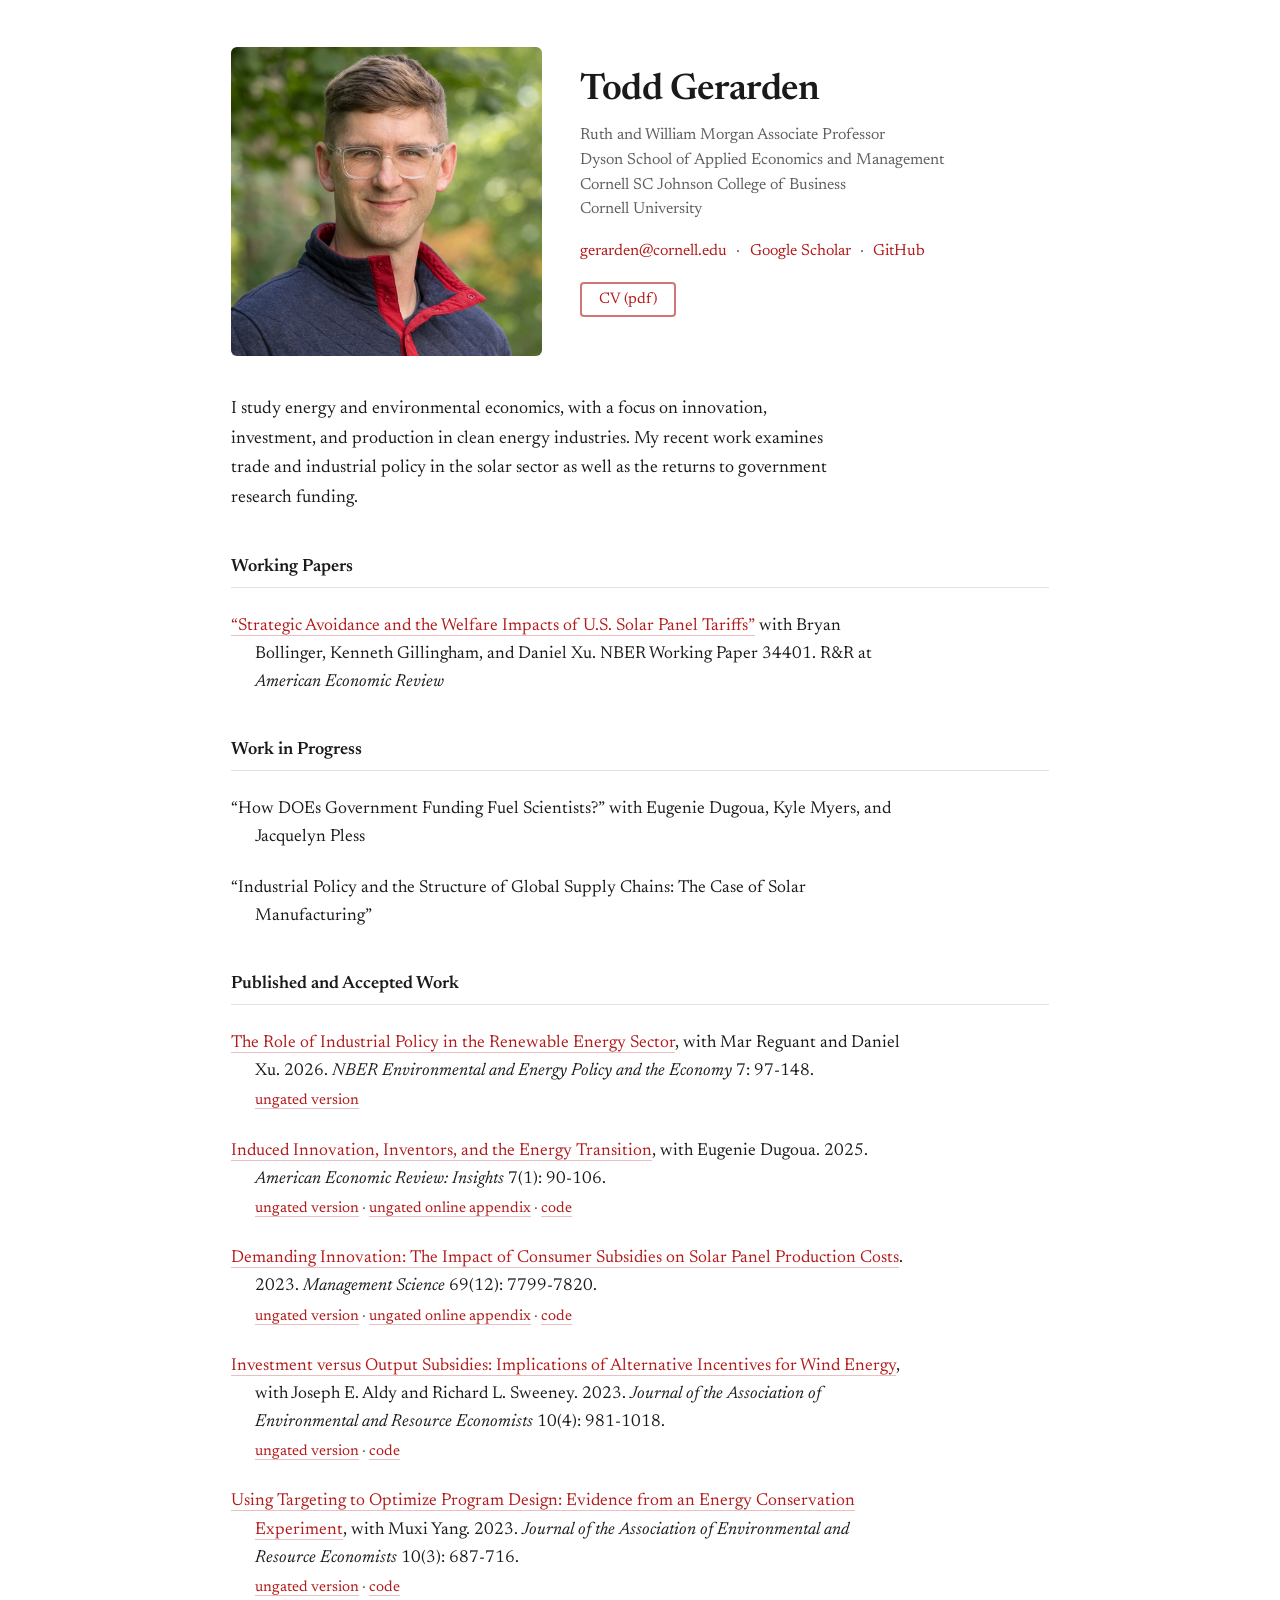
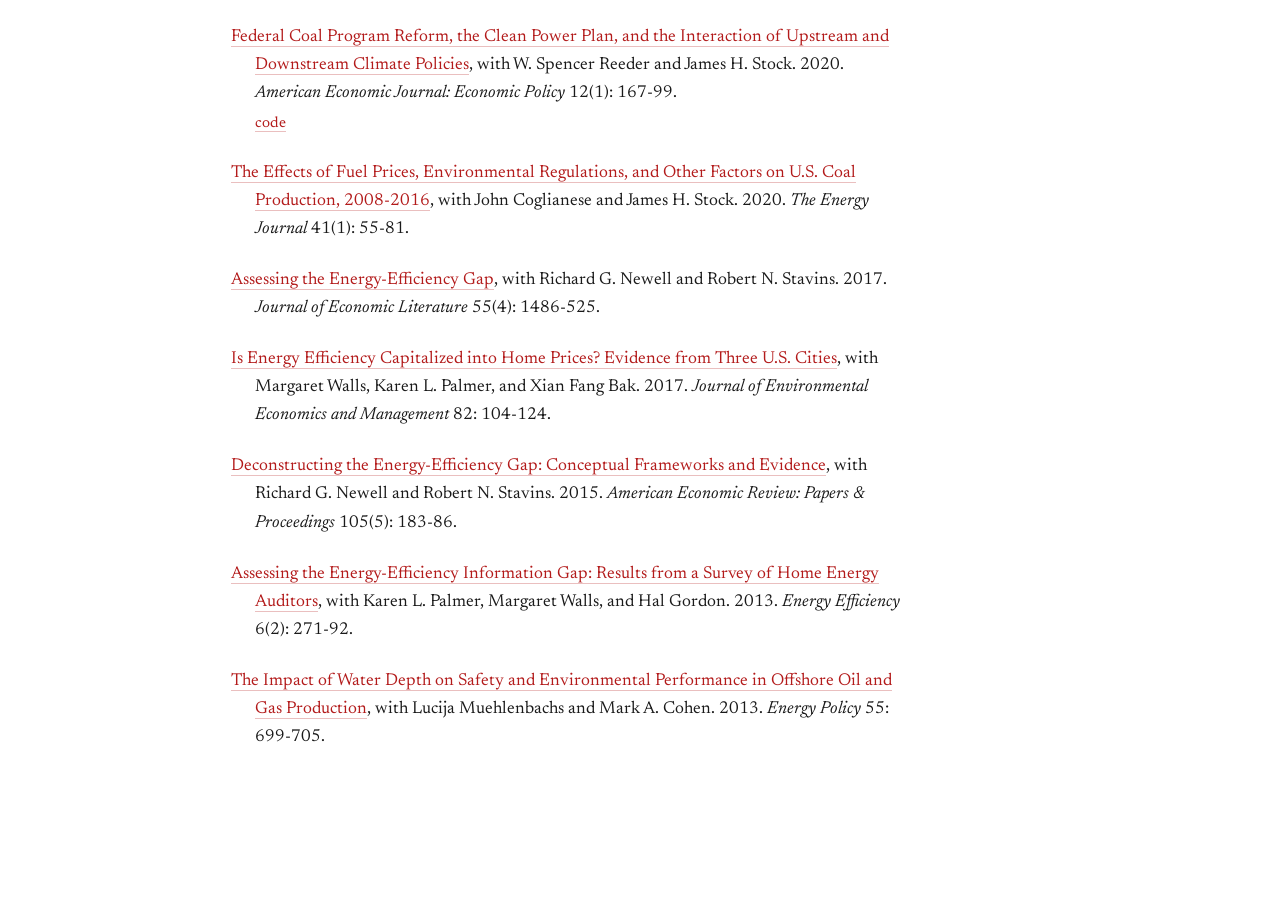
<file: docs/index.html>
<!DOCTYPE html>
<html xmlns="http://www.w3.org/1999/xhtml" lang="en" xml:lang="en"><head>

<meta charset="utf-8">
<meta name="generator" content="quarto-1.9.38">

<meta name="viewport" content="width=device-width, initial-scale=1.0, user-scalable=yes">

<meta name="description" content="Todd Gerarden is an energy and environmental economist at the Dyson School of Applied Economics and Management, Cornell University.">

<title>Todd Gerarden</title>
<style>
/* Default styles provided by pandoc.
** See https://pandoc.org/MANUAL.html#variables-for-html for config info.
*/
code{white-space: pre-wrap;}
span.smallcaps{font-variant: small-caps;}
div.columns{display: flex; gap: min(4vw, 1.5em);}
div.column{flex: auto; overflow-x: auto;}
div.hanging-indent{margin-left: 1.5em; text-indent: -1.5em;}
ul.task-list{list-style: none;}
ul.task-list li input[type="checkbox"] {
  width: 0.8em;
  margin: 0 0.8em 0.2em -1em; /* quarto-specific, see https://github.com/quarto-dev/quarto-cli/issues/4556 */ 
  vertical-align: middle;
}
</style>


<script src="site_libs/quarto-nav/quarto-nav.js"></script>
<link href="./images/favicon.ico" rel="icon">
<script src="site_libs/clipboard/clipboard.min.js"></script>
<script src="site_libs/quarto-html/quarto.js" type="module"></script>
<script src="site_libs/quarto-html/tabsets/tabsets.js" type="module"></script>
<script src="site_libs/quarto-html/popper.min.js"></script>
<script src="site_libs/quarto-html/tippy.umd.min.js"></script>
<link href="site_libs/quarto-html/tippy.css" rel="stylesheet">
<link href="site_libs/quarto-html/quarto-syntax-highlighting-15634bcf2e68342d4ad2dfa704d543f6.css" rel="stylesheet" id="quarto-text-highlighting-styles">
<script src="site_libs/bootstrap/bootstrap.min.js"></script>
<link href="site_libs/bootstrap/bootstrap-icons.css" rel="stylesheet">
<link href="site_libs/bootstrap/bootstrap-ccdc40242f312cbb08f0ede0c2ae885f.min.css" rel="stylesheet" append-hash="true" id="quarto-bootstrap" data-mode="light">
<script id="quarto-search-options" type="application/json">{
  "language": {
    "search-no-results-text": "No results",
    "search-matching-documents-text": "matching documents",
    "search-copy-link-title": "Copy link to search",
    "search-hide-matches-text": "Hide additional matches",
    "search-more-match-text": "more match in this document",
    "search-more-matches-text": "more matches in this document",
    "search-clear-button-title": "Clear",
    "search-text-placeholder": "",
    "search-detached-cancel-button-title": "Cancel",
    "search-submit-button-title": "Submit",
    "search-label": "Search"
  }
}</script>


<meta property="og:title" content="Todd Gerarden">
<meta property="og:description" content="Energy and environmental economist at the Dyson School of Applied Economics and Management, Cornell University.">
<meta property="og:image" content="https://toddgerarden.com/images/gerarden-headshot.jpg">
<meta property="og:site_name" content="Todd Gerarden">
<meta property="og:image:alt" content="Todd Gerarden">
</head>

<body class="fullcontent quarto-light">

<div id="quarto-search-results"></div>
<!-- content -->
<div id="quarto-content" class="quarto-container page-columns page-rows-contents page-layout-article">
<!-- sidebar -->
<!-- margin-sidebar -->
    
<!-- main -->
<main class="content" id="quarto-document-content"><header id="title-block-header" class="quarto-title-block"></header>




<div class="profile-header">
<p><img src="images/gerarden-headshot.jpg" class="profile-photo img-fluid" alt="Todd Gerarden"></p>
<section id="todd-gerarden" class="level1 profile-text">
<h1>Todd Gerarden</h1>
<div class="affiliation">
<p>Ruth and William Morgan Associate Professor<br>
Dyson School of Applied Economics and Management<br>
Cornell SC Johnson College of Business<br>
Cornell University</p>
</div>
<div class="links">
<p><a href="mailto:gerarden@cornell.edu">gerarden@cornell.edu</a><a href="https://scholar.google.com/citations?hl=en&amp;oi=ao&amp;user=nbbHdsgAAAAJ">Google Scholar</a><a href="https://github.com/tgerarden">GitHub</a></p>
</div>
<div class="cv-link">
<p><a href="files/todd-gerarden-cv.pdf">CV (pdf)</a></p>
</div>
</section>
</div>
<div class="bio">
<p>I study energy and environmental economics, with a focus on innovation, investment, and production in clean energy industries. My recent work examines trade and industrial policy in the solar sector as well as the returns to government research funding.</p>
</div>
<section id="working-papers" class="level2">
<h2 data-anchor-id="working-papers">Working Papers</h2>
<div class="pub-list">
<p><a href="files/solar-tariffs.pdf">“Strategic Avoidance and the Welfare Impacts of U.S. Solar Panel Tariffs”</a> with Bryan Bollinger, Kenneth Gillingham, and Daniel Xu. NBER Working Paper 34401. R&amp;R at <em>American Economic Review</em></p>
</div>
</section>
<section id="work-in-progress" class="level2">
<h2 data-anchor-id="work-in-progress">Work in Progress</h2>
<div class="pub-list">
<p>“How DOEs Government Funding Fuel Scientists?” with Eugenie Dugoua, Kyle Myers, and Jacquelyn Pless</p>
<p>“Industrial Policy and the Structure of Global Supply Chains: The Case of Solar Manufacturing”</p>
</div>
</section>
<section id="published-and-accepted-work" class="level2">
<h2 data-anchor-id="published-and-accepted-work">Published and Accepted Work</h2>
<div class="pub-list">
<p><a href="https://doi.org/10.1086/738542">The Role of Industrial Policy in the Renewable Energy Sector</a>, with Mar Reguant and Daniel Xu. 2026. <em>NBER Environmental and Energy Policy and the Economy</em> 7: 97-148. <span class="extras"><a href="https://www.nber.org/papers/w34079">ungated version</a></span></p>
<p><a href="https://doi.org/10.1257/aeri.20230522">Induced Innovation, Inventors, and the Energy Transition</a>, with Eugenie Dugoua. 2025. <em>American Economic Review: Insights</em> 7(1): 90-106. <span class="extras"><a href="files/dg_green_inventors.pdf">ungated version</a> · <a href="files/dg_green_inventors_appendix.pdf">ungated online appendix</a> · <a href="https://doi.org/10.3886/E203961V1">code</a></span></p>
<p><a href="https://doi.org/10.1287/mnsc.2022.4662">Demanding Innovation: The Impact of Consumer Subsidies on Solar Panel Production Costs</a>. 2023. <em>Management Science</em> 69(12): 7799-7820. <span class="extras"><a href="files/gerarden_solar_innovation.pdf">ungated version</a> · <a href="files/gerarden_solar_innovation_online_appendices.pdf">ungated online appendix</a> · <a href="https://pubsonline.informs.org/doi/suppl/10.1287/mnsc.2022.4662">code</a></span></p>
<p><a href="https://doi.org/10.1086/723142">Investment versus Output Subsidies: Implications of Alternative Incentives for Wind Energy</a>, with Joseph E. Aldy and Richard L. Sweeney. 2023. <em>Journal of the Association of Environmental and Resource Economists</em> 10(4): 981-1018. <span class="extras"><a href="files/AGS_Output_Subsidies.pdf">ungated version</a> · <a href="https://doi.org/10.7910/DVN/DBVDU6">code</a></span></p>
<p><a href="https://doi.org/10.1086/722833">Using Targeting to Optimize Program Design: Evidence from an Energy Conservation Experiment</a>, with Muxi Yang. 2023. <em>Journal of the Association of Environmental and Resource Economists</em> 10(3): 687-716. <span class="extras"><a href="files/Gerarden-Yang-Using-Targeting-to-Optimize-Program-Design.pdf">ungated version</a> · <a href="https://doi.org/10.7910/DVN/JAAPYA">code</a></span></p>
<p><a href="https://doi.org/10.1257/pol.20160246">Federal Coal Program Reform, the Clean Power Plan, and the Interaction of Upstream and Downstream Climate Policies</a>, with W. Spencer Reeder and James H. Stock. 2020. <em>American Economic Journal: Economic Policy</em> 12(1): 167-99. <span class="extras"><a href="https://github.com/tgerarden/grs_federal_coal_reform">code</a></span></p>
<p><a href="https://doi.org/10.5547/01956574.41.1.jcog">The Effects of Fuel Prices, Environmental Regulations, and Other Factors on U.S. Coal Production, 2008-2016</a>, with John Coglianese and James H. Stock. 2020. <em>The Energy Journal</em> 41(1): 55-81.</p>
<p><a href="https://doi.org/10.1257/jel.20161360">Assessing the Energy-Efficiency Gap</a>, with Richard G. Newell and Robert N. Stavins. 2017. <em>Journal of Economic Literature</em> 55(4): 1486-525.</p>
<p><a href="https://doi.org/10.1016/j.jeem.2016.11.006">Is Energy Efficiency Capitalized into Home Prices? Evidence from Three U.S. Cities</a>, with Margaret Walls, Karen L. Palmer, and Xian Fang Bak. 2017. <em>Journal of Environmental Economics and Management</em> 82: 104-124.</p>
<p><a href="https://doi.org/10.1257/aer.p20151012">Deconstructing the Energy-Efficiency Gap: Conceptual Frameworks and Evidence</a>, with Richard G. Newell and Robert N. Stavins. 2015. <em>American Economic Review: Papers &amp; Proceedings</em> 105(5): 183-86.</p>
<p><a href="https://doi.org/10.1007/s12053-012-9178-2">Assessing the Energy-Efficiency Information Gap: Results from a Survey of Home Energy Auditors</a>, with Karen L. Palmer, Margaret Walls, and Hal Gordon. 2013. <em>Energy Efficiency</em> 6(2): 271-92.</p>
<p><a href="https://doi.org/10.1016/j.enpol.2012.12.074">The Impact of Water Depth on Safety and Environmental Performance in Offshore Oil and Gas Production</a>, with Lucija Muehlenbachs and Mark A. Cohen. 2013. <em>Energy Policy</em> 55: 699-705.</p>
</div>


</section>

</main> <!-- /main -->
<script id="quarto-html-after-body" type="application/javascript">
  window.document.addEventListener("DOMContentLoaded", function (event) {
    const isCodeAnnotation = (el) => {
      for (const clz of el.classList) {
        if (clz.startsWith('code-annotation-')) {                     
          return true;
        }
      }
      return false;
    }
    const onCopySuccess = function(e) {
      // button target
      const button = e.trigger;
      // don't keep focus
      button.blur();
      // flash "checked"
      button.classList.add('code-copy-button-checked');
      var currentTitle = button.getAttribute("title");
      button.setAttribute("title", "Copied!");
      let tooltip;
      if (window.bootstrap) {
        button.setAttribute("data-bs-toggle", "tooltip");
        button.setAttribute("data-bs-placement", "left");
        button.setAttribute("data-bs-title", "Copied!");
        tooltip = new bootstrap.Tooltip(button, 
          { trigger: "manual", 
            customClass: "code-copy-button-tooltip",
            offset: [0, -8]});
        tooltip.show();    
      }
      setTimeout(function() {
        if (tooltip) {
          tooltip.hide();
          button.removeAttribute("data-bs-title");
          button.removeAttribute("data-bs-toggle");
          button.removeAttribute("data-bs-placement");
        }
        button.setAttribute("title", currentTitle);
        button.classList.remove('code-copy-button-checked');
      }, 1000);
      // clear code selection
      e.clearSelection();
    }
    const getTextToCopy = function(trigger) {
      const outerScaffold = trigger.parentElement.cloneNode(true);
      const codeEl = outerScaffold.querySelector('code');
      for (const childEl of codeEl.children) {
        if (isCodeAnnotation(childEl)) {
          childEl.remove();
        }
      }
      return codeEl.innerText;
    }
    const clipboard = new window.ClipboardJS('.code-copy-button:not([data-in-quarto-modal])', {
      text: getTextToCopy
    });
    clipboard.on('success', onCopySuccess);
    if (window.document.getElementById('quarto-embedded-source-code-modal')) {
      const clipboardModal = new window.ClipboardJS('.code-copy-button[data-in-quarto-modal]', {
        text: getTextToCopy,
        container: window.document.getElementById('quarto-embedded-source-code-modal')
      });
      clipboardModal.on('success', onCopySuccess);
    }
      var localhostRegex = new RegExp(/^(?:http|https):\/\/localhost\:?[0-9]*\//);
      var mailtoRegex = new RegExp(/^mailto:/);
        var filterRegex = new RegExp("https:\/\/toddgerarden\.com");
      var isInternal = (href) => {
          return filterRegex.test(href) || localhostRegex.test(href) || mailtoRegex.test(href);
      }
      // Inspect non-navigation links and adorn them if external
     var links = window.document.querySelectorAll('a[href]:not(.nav-link):not(.navbar-brand):not(.toc-action):not(.sidebar-link):not(.sidebar-item-toggle):not(.pagination-link):not(.no-external):not([aria-hidden]):not(.dropdown-item):not(.quarto-navigation-tool):not(.about-link)');
      for (var i=0; i<links.length; i++) {
        const link = links[i];
        if (!isInternal(link.href)) {
          // undo the damage that might have been done by quarto-nav.js in the case of
          // links that we want to consider external
          if (link.dataset.originalHref !== undefined) {
            link.href = link.dataset.originalHref;
          }
        }
      }
    function tippyHover(el, contentFn, onTriggerFn, onUntriggerFn) {
      const config = {
        allowHTML: true,
        maxWidth: 500,
        delay: 100,
        arrow: false,
        appendTo: function(el) {
            return el.parentElement;
        },
        interactive: true,
        interactiveBorder: 10,
        theme: 'quarto',
        placement: 'bottom-start',
      };
      if (contentFn) {
        config.content = contentFn;
      }
      if (onTriggerFn) {
        config.onTrigger = onTriggerFn;
      }
      if (onUntriggerFn) {
        config.onUntrigger = onUntriggerFn;
      }
      window.tippy(el, config); 
    }
    const noterefs = window.document.querySelectorAll('a[role="doc-noteref"]');
    for (var i=0; i<noterefs.length; i++) {
      const ref = noterefs[i];
      tippyHover(ref, function() {
        // use id or data attribute instead here
        let href = ref.getAttribute('data-footnote-href') || ref.getAttribute('href');
        try { href = new URL(href).hash; } catch {}
        const id = href.replace(/^#\/?/, "");
        const note = window.document.getElementById(id);
        if (note) {
          return note.innerHTML;
        } else {
          return "";
        }
      });
    }
    const xrefs = window.document.querySelectorAll('a.quarto-xref');
    const processXRef = (id, note) => {
      // Strip column container classes
      const stripColumnClz = (el) => {
        el.classList.remove("page-full", "page-columns");
        if (el.children) {
          for (const child of el.children) {
            stripColumnClz(child);
          }
        }
      }
      stripColumnClz(note)
      if (id === null || id.startsWith('sec-')) {
        // Special case sections, only their first couple elements
        const container = document.createElement("div");
        if (note.children && note.children.length > 2) {
          container.appendChild(note.children[0].cloneNode(true));
          for (let i = 1; i < note.children.length; i++) {
            const child = note.children[i];
            if (child.tagName === "P" && child.innerText === "") {
              continue;
            } else {
              container.appendChild(child.cloneNode(true));
              break;
            }
          }
          if (window.Quarto?.typesetMath) {
            window.Quarto.typesetMath(container);
          }
          return container.innerHTML
        } else {
          if (window.Quarto?.typesetMath) {
            window.Quarto.typesetMath(note);
          }
          return note.innerHTML;
        }
      } else {
        // Remove any anchor links if they are present
        const anchorLink = note.querySelector('a.anchorjs-link');
        if (anchorLink) {
          anchorLink.remove();
        }
        if (window.Quarto?.typesetMath) {
          window.Quarto.typesetMath(note);
        }
        if (note.classList.contains("callout")) {
          return note.outerHTML;
        } else {
          return note.innerHTML;
        }
      }
    }
    for (var i=0; i<xrefs.length; i++) {
      const xref = xrefs[i];
      tippyHover(xref, undefined, function(instance) {
        instance.disable();
        let url = xref.getAttribute('href');
        let hash = undefined; 
        if (url.startsWith('#')) {
          hash = url;
        } else {
          try { hash = new URL(url).hash; } catch {}
        }
        if (hash) {
          const id = hash.replace(/^#\/?/, "");
          const note = window.document.getElementById(id);
          if (note !== null) {
            try {
              const html = processXRef(id, note.cloneNode(true));
              instance.setContent(html);
            } finally {
              instance.enable();
              instance.show();
            }
          } else {
            // See if we can fetch this
            fetch(url.split('#')[0])
            .then(res => res.text())
            .then(html => {
              const parser = new DOMParser();
              const htmlDoc = parser.parseFromString(html, "text/html");
              const note = htmlDoc.getElementById(id);
              if (note !== null) {
                const html = processXRef(id, note);
                instance.setContent(html);
              } 
            }).finally(() => {
              instance.enable();
              instance.show();
            });
          }
        } else {
          // See if we can fetch a full url (with no hash to target)
          // This is a special case and we should probably do some content thinning / targeting
          fetch(url)
          .then(res => res.text())
          .then(html => {
            const parser = new DOMParser();
            const htmlDoc = parser.parseFromString(html, "text/html");
            const note = htmlDoc.querySelector('main.content');
            if (note !== null) {
              // This should only happen for chapter cross references
              // (since there is no id in the URL)
              // remove the first header
              if (note.children.length > 0 && note.children[0].tagName === "HEADER") {
                note.children[0].remove();
              }
              const html = processXRef(null, note);
              instance.setContent(html);
            } 
          }).finally(() => {
            instance.enable();
            instance.show();
          });
        }
      }, function(instance) {
      });
    }
        let selectedAnnoteEl;
        const selectorForAnnotation = ( cell, annotation) => {
          let cellAttr = 'data-code-cell="' + cell + '"';
          let lineAttr = 'data-code-annotation="' +  annotation + '"';
          const selector = 'span[' + cellAttr + '][' + lineAttr + ']';
          return selector;
        }
        const selectCodeLines = (annoteEl) => {
          const doc = window.document;
          const targetCell = annoteEl.getAttribute("data-target-cell");
          const targetAnnotation = annoteEl.getAttribute("data-target-annotation");
          const annoteSpan = window.document.querySelector(selectorForAnnotation(targetCell, targetAnnotation));
          const lines = annoteSpan.getAttribute("data-code-lines").split(",");
          const lineIds = lines.map((line) => {
            return targetCell + "-" + line;
          })
          let top = null;
          let height = null;
          let parent = null;
          if (lineIds.length > 0) {
              //compute the position of the single el (top and bottom and make a div)
              const el = window.document.getElementById(lineIds[0]);
              top = el.offsetTop;
              height = el.offsetHeight;
              parent = el.parentElement.parentElement;
            if (lineIds.length > 1) {
              const lastEl = window.document.getElementById(lineIds[lineIds.length - 1]);
              const bottom = lastEl.offsetTop + lastEl.offsetHeight;
              height = bottom - top;
            }
            if (top !== null && height !== null && parent !== null) {
              // cook up a div (if necessary) and position it 
              let div = window.document.getElementById("code-annotation-line-highlight");
              if (div === null) {
                div = window.document.createElement("div");
                div.setAttribute("id", "code-annotation-line-highlight");
                div.style.position = 'absolute';
                parent.appendChild(div);
              }
              div.style.top = top - 2 + "px";
              div.style.height = height + 4 + "px";
              div.style.left = 0;
              let gutterDiv = window.document.getElementById("code-annotation-line-highlight-gutter");
              if (gutterDiv === null) {
                gutterDiv = window.document.createElement("div");
                gutterDiv.setAttribute("id", "code-annotation-line-highlight-gutter");
                gutterDiv.style.position = 'absolute';
                const codeCell = window.document.getElementById(targetCell);
                const gutter = codeCell.querySelector('.code-annotation-gutter');
                gutter.appendChild(gutterDiv);
              }
              gutterDiv.style.top = top - 2 + "px";
              gutterDiv.style.height = height + 4 + "px";
            }
            selectedAnnoteEl = annoteEl;
          }
        };
        const unselectCodeLines = () => {
          const elementsIds = ["code-annotation-line-highlight", "code-annotation-line-highlight-gutter"];
          elementsIds.forEach((elId) => {
            const div = window.document.getElementById(elId);
            if (div) {
              div.remove();
            }
          });
          selectedAnnoteEl = undefined;
        };
          // Handle positioning of the toggle
      window.addEventListener(
        "resize",
        throttle(() => {
          elRect = undefined;
          if (selectedAnnoteEl) {
            selectCodeLines(selectedAnnoteEl);
          }
        }, 10)
      );
      function throttle(fn, ms) {
      let throttle = false;
      let timer;
        return (...args) => {
          if(!throttle) { // first call gets through
              fn.apply(this, args);
              throttle = true;
          } else { // all the others get throttled
              if(timer) clearTimeout(timer); // cancel #2
              timer = setTimeout(() => {
                fn.apply(this, args);
                timer = throttle = false;
              }, ms);
          }
        };
      }
        // Attach click handler to the DT
        const annoteDls = window.document.querySelectorAll('dt[data-target-cell]');
        for (const annoteDlNode of annoteDls) {
          annoteDlNode.addEventListener('click', (event) => {
            const clickedEl = event.target;
            if (clickedEl !== selectedAnnoteEl) {
              unselectCodeLines();
              const activeEl = window.document.querySelector('dt[data-target-cell].code-annotation-active');
              if (activeEl) {
                activeEl.classList.remove('code-annotation-active');
              }
              selectCodeLines(clickedEl);
              clickedEl.classList.add('code-annotation-active');
            } else {
              // Unselect the line
              unselectCodeLines();
              clickedEl.classList.remove('code-annotation-active');
            }
          });
        }
    const findCites = (el) => {
      const parentEl = el.parentElement;
      if (parentEl) {
        const cites = parentEl.dataset.cites;
        if (cites) {
          return {
            el,
            cites: cites.split(' ')
          };
        } else {
          return findCites(el.parentElement)
        }
      } else {
        return undefined;
      }
    };
    var bibliorefs = window.document.querySelectorAll('a[role="doc-biblioref"]');
    for (var i=0; i<bibliorefs.length; i++) {
      const ref = bibliorefs[i];
      const citeInfo = findCites(ref);
      if (citeInfo) {
        tippyHover(citeInfo.el, function() {
          var popup = window.document.createElement('div');
          citeInfo.cites.forEach(function(cite) {
            var citeDiv = window.document.createElement('div');
            citeDiv.classList.add('hanging-indent');
            citeDiv.classList.add('csl-entry');
            var biblioDiv = window.document.getElementById('ref-' + cite);
            if (biblioDiv) {
              citeDiv.innerHTML = biblioDiv.innerHTML;
            }
            popup.appendChild(citeDiv);
          });
          return popup.innerHTML;
        });
      }
    }
  });
  </script>
</div> <!-- /content -->




</body></html>
</file>
<file: docs/site_libs/quarto-html/tippy.css>
.tippy-box[data-animation=fade][data-state=hidden]{opacity:0}[data-tippy-root]{max-width:calc(100vw - 10px)}.tippy-box{position:relative;background-color:#333;color:#fff;border-radius:4px;font-size:14px;line-height:1.4;white-space:normal;outline:0;transition-property:transform,visibility,opacity}.tippy-box[data-placement^=top]>.tippy-arrow{bottom:0}.tippy-box[data-placement^=top]>.tippy-arrow:before{bottom:-7px;left:0;border-width:8px 8px 0;border-top-color:initial;transform-origin:center top}.tippy-box[data-placement^=bottom]>.tippy-arrow{top:0}.tippy-box[data-placement^=bottom]>.tippy-arrow:before{top:-7px;left:0;border-width:0 8px 8px;border-bottom-color:initial;transform-origin:center bottom}.tippy-box[data-placement^=left]>.tippy-arrow{right:0}.tippy-box[data-placement^=left]>.tippy-arrow:before{border-width:8px 0 8px 8px;border-left-color:initial;right:-7px;transform-origin:center left}.tippy-box[data-placement^=right]>.tippy-arrow{left:0}.tippy-box[data-placement^=right]>.tippy-arrow:before{left:-7px;border-width:8px 8px 8px 0;border-right-color:initial;transform-origin:center right}.tippy-box[data-inertia][data-state=visible]{transition-timing-function:cubic-bezier(.54,1.5,.38,1.11)}.tippy-arrow{width:16px;height:16px;color:#333}.tippy-arrow:before{content:"";position:absolute;border-color:transparent;border-style:solid}.tippy-content{position:relative;padding:5px 9px;z-index:1}
</file>
<file: docs/site_libs/quarto-html/quarto-syntax-highlighting-15634bcf2e68342d4ad2dfa704d543f6.css>
/* quarto syntax highlight colors */
:root {
  --quarto-hl-ot-color: #003B4F;
  --quarto-hl-at-color: #657422;
  --quarto-hl-ss-color: #20794D;
  --quarto-hl-an-color: #5E5E5E;
  --quarto-hl-fu-color: #4758AB;
  --quarto-hl-st-color: #20794D;
  --quarto-hl-cf-color: #003B4F;
  --quarto-hl-op-color: #5E5E5E;
  --quarto-hl-er-color: #AD0000;
  --quarto-hl-bn-color: #AD0000;
  --quarto-hl-al-color: #AD0000;
  --quarto-hl-va-color: #111111;
  --quarto-hl-bu-color: inherit;
  --quarto-hl-ex-color: inherit;
  --quarto-hl-pp-color: #AD0000;
  --quarto-hl-in-color: #5E5E5E;
  --quarto-hl-vs-color: #20794D;
  --quarto-hl-wa-color: #5E5E5E;
  --quarto-hl-do-color: #5E5E5E;
  --quarto-hl-im-color: #00769E;
  --quarto-hl-ch-color: #20794D;
  --quarto-hl-dt-color: #AD0000;
  --quarto-hl-fl-color: #AD0000;
  --quarto-hl-co-color: #5E5E5E;
  --quarto-hl-cv-color: #5E5E5E;
  --quarto-hl-cn-color: #8f5902;
  --quarto-hl-sc-color: #5E5E5E;
  --quarto-hl-dv-color: #AD0000;
  --quarto-hl-kw-color: #003B4F;
}

/* other quarto variables */
:root {
  --quarto-font-monospace: SFMono-Regular, Menlo, Monaco, Consolas, "Liberation Mono", "Courier New", monospace;
}

/* syntax highlight based on Pandoc's rules */
pre > code.sourceCode > span {
  color: #003B4F;
}

code.sourceCode > span {
  color: #003B4F;
}

div.sourceCode,
div.sourceCode pre.sourceCode {
  color: #003B4F;
}

/* Normal */
code span {
  color: #003B4F;
}

/* Alert */
code span.al {
  color: #AD0000;
  font-style: inherit;
}

/* Annotation */
code span.an {
  color: #5E5E5E;
  font-style: inherit;
}

/* Attribute */
code span.at {
  color: #657422;
  font-style: inherit;
}

/* BaseN */
code span.bn {
  color: #AD0000;
  font-style: inherit;
}

/* BuiltIn */
code span.bu {
  font-style: inherit;
}

/* ControlFlow */
code span.cf {
  color: #003B4F;
  font-weight: bold;
  font-style: inherit;
}

/* Char */
code span.ch {
  color: #20794D;
  font-style: inherit;
}

/* Constant */
code span.cn {
  color: #8f5902;
  font-style: inherit;
}

/* Comment */
code span.co {
  color: #5E5E5E;
  font-style: inherit;
}

/* CommentVar */
code span.cv {
  color: #5E5E5E;
  font-style: italic;
}

/* Documentation */
code span.do {
  color: #5E5E5E;
  font-style: italic;
}

/* DataType */
code span.dt {
  color: #AD0000;
  font-style: inherit;
}

/* DecVal */
code span.dv {
  color: #AD0000;
  font-style: inherit;
}

/* Error */
code span.er {
  color: #AD0000;
  font-style: inherit;
}

/* Extension */
code span.ex {
  font-style: inherit;
}

/* Float */
code span.fl {
  color: #AD0000;
  font-style: inherit;
}

/* Function */
code span.fu {
  color: #4758AB;
  font-style: inherit;
}

/* Import */
code span.im {
  color: #00769E;
  font-style: inherit;
}

/* Information */
code span.in {
  color: #5E5E5E;
  font-style: inherit;
}

/* Keyword */
code span.kw {
  color: #003B4F;
  font-weight: bold;
  font-style: inherit;
}

/* Operator */
code span.op {
  color: #5E5E5E;
  font-style: inherit;
}

/* Other */
code span.ot {
  color: #003B4F;
  font-style: inherit;
}

/* Preprocessor */
code span.pp {
  color: #AD0000;
  font-style: inherit;
}

/* SpecialChar */
code span.sc {
  color: #5E5E5E;
  font-style: inherit;
}

/* SpecialString */
code span.ss {
  color: #20794D;
  font-style: inherit;
}

/* String */
code span.st {
  color: #20794D;
  font-style: inherit;
}

/* Variable */
code span.va {
  color: #111111;
  font-style: inherit;
}

/* VerbatimString */
code span.vs {
  color: #20794D;
  font-style: inherit;
}

/* Warning */
code span.wa {
  color: #5E5E5E;
  font-style: italic;
}

.prevent-inlining {
  content: "</";
}

/*# sourceMappingURL=f23921c56f73e400b49028c9186a1aa0.css.map */
</file>
